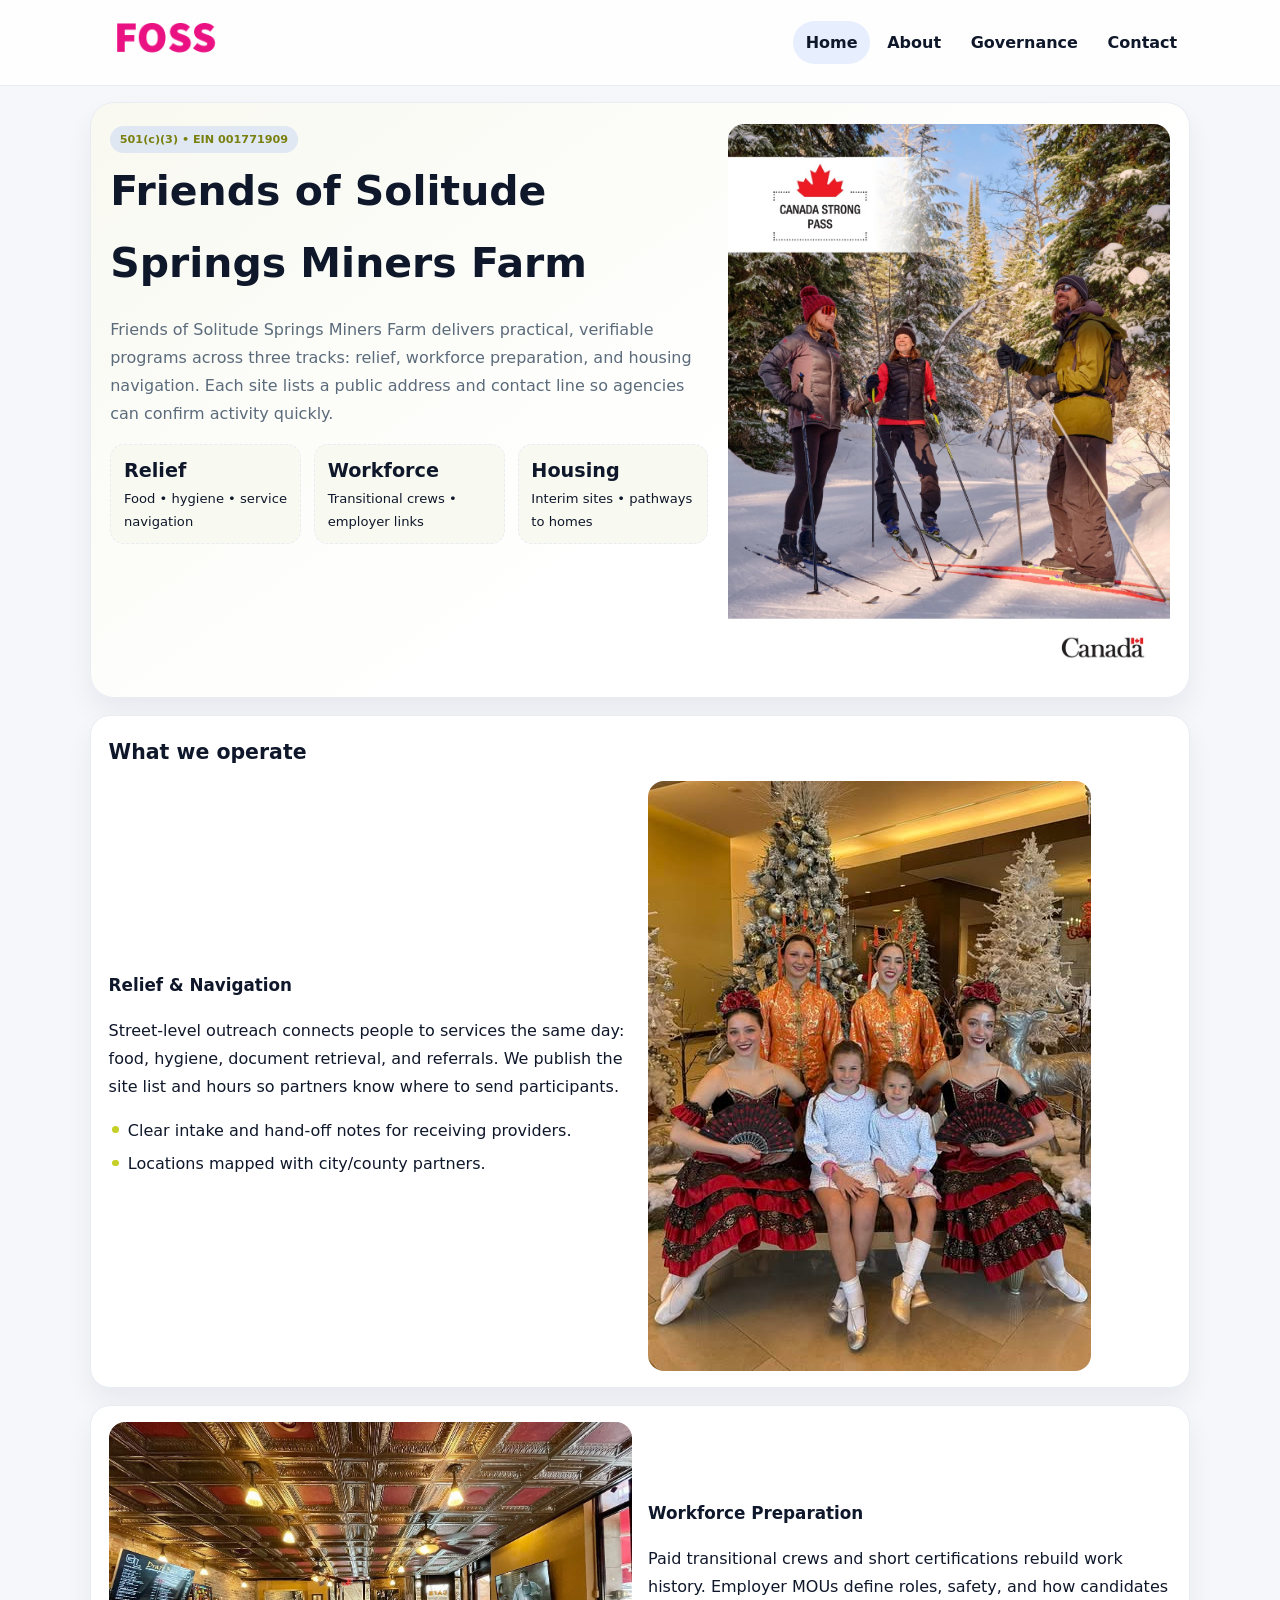
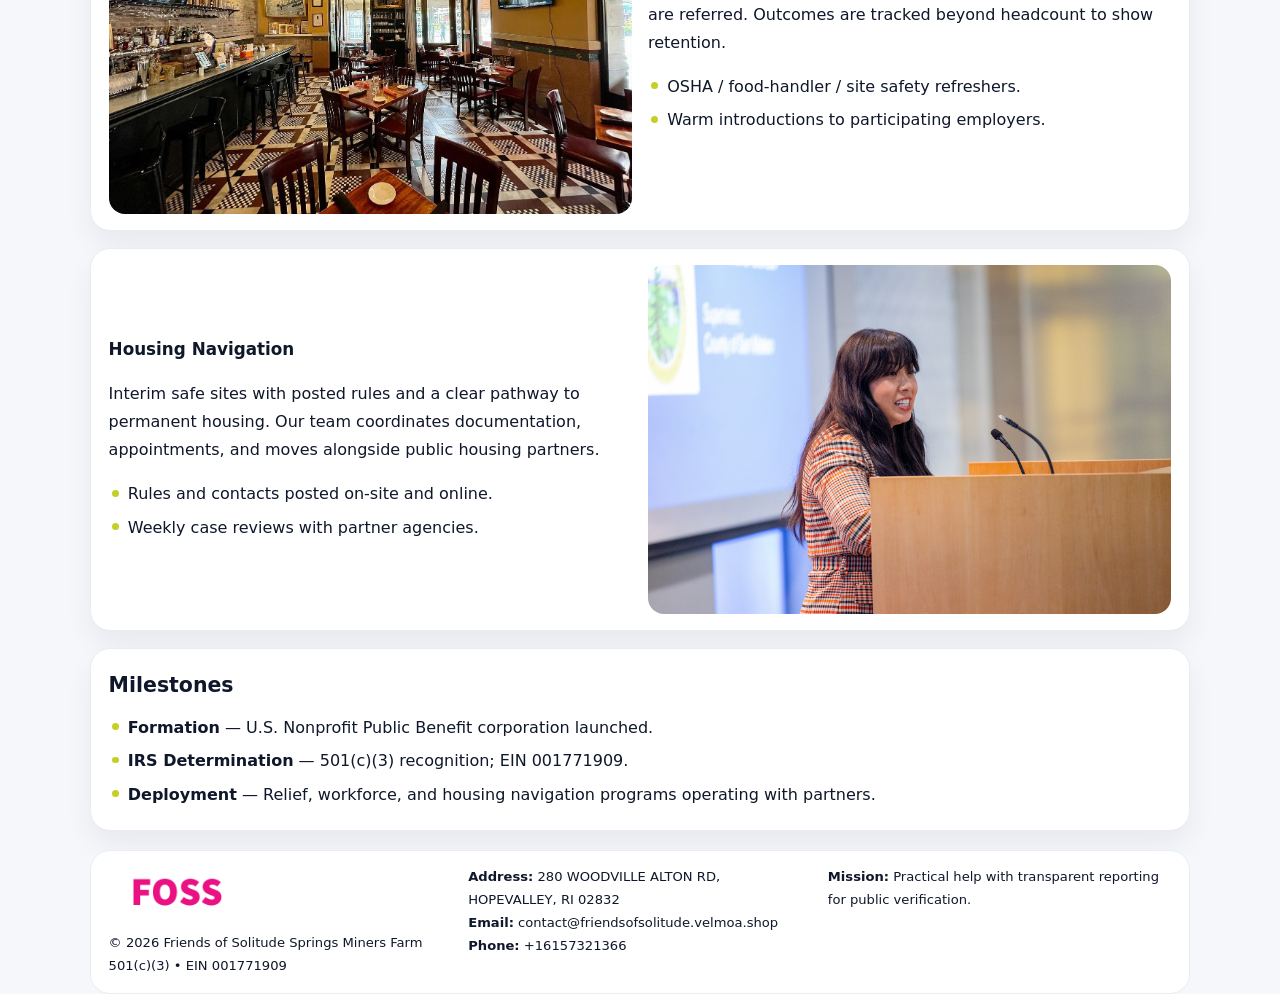
<file: index.html>
<!doctype html><html lang="en"><head>
<meta charset="utf-8">
<meta name="viewport" content="width=device-width,initial-scale=1">
<title>Friends of Solitude Springs Miners Farm – Nonprofit • 2025</title>
<link rel="stylesheet" href="assets/styles.css">
<link rel="icon" href="images/logo.png">
<meta name="data-ein" content="001771909">
<meta name="data-name" content="Friends of Solitude Springs Miners Farm">
  <meta name="description" content="Our nonprofit strengthens the community with programs focused on community services, education, and direct relief.">
<meta name="facebook-domain-verification" content="ulogi7ofs9k940oyewx745244st2p1" />
</head><body>
<div style="position:absolute;left:-9999px;top:-9999px;opacity:0" data-uniq="{{UNIQUE_BLOB}}">
  <span>Our nonprofit strengthens the community with programs focused on community services, education, and direct relief.</span><svg width="12" height="12" viewBox="0 0 12 12" xmlns="http://www.w3.org/2000/svg"><circle cx="6" cy="6" r="5" fill="#0f766e"/></svg><img src="images/hero.jpg" width="1" height="1" alt="" loading="lazy"/>
</div>

<header class="header">
  <div class="cf1516bddf9">
    <a href="index.html"><img src="images/logo.png" alt=""></a>
    <div class="links">
      <a class="active" href="index.html">Home</a>
      <a href="about.html">About</a>
      <a href="governance.html">Governance</a>
      <a href="contact.html">Contact</a>
    </div>
  </div>
</header>

<section class="mast">
  <div>
    <span class="ca3be5d8d0d">501(c)(3) • EIN 001771909</span>
    <h1>Friends of Solitude Springs Miners Farm</h1>
    <p>Friends of Solitude Springs Miners Farm delivers practical, verifiable programs across three tracks: relief, workforce preparation, and housing navigation. Each site lists a public address and contact line so agencies can confirm activity quickly.</p>
    <div class="stats">
      <div class="stat"><b>Relief</b><div class="small">Food • hygiene • service navigation</div></div>
      <div class="stat"><b>Workforce</b><div class="small">Transitional crews • employer links</div></div>
      <div class="stat"><b>Housing</b><div class="small">Interim sites • pathways to homes</div></div>
    </div>
  </div>
  <img class="img" src="images/hero.jpg" alt="Program hero">
</section>

<section class="section panel">
  <h2>What we operate</h2>
  <div class="z">
    <div>
      <h3>Relief & Navigation</h3>
      <p>Street-level outreach connects people to services the same day: food, hygiene, document retrieval, and referrals. We publish the site list and hours so partners know where to send participants.</p>
      <ul class="timeline">
        <li>Clear intake and hand-off notes for receiving providers.</li>
        <li>Locations mapped with city/county partners.</li>
      </ul>
    </div>
    <img class="img" src="images/relief.jpg" alt="">
  </div>
</section>

<section class="section panel">
  <div class="z rev">
    <img class="img" src="images/jobs.jpg" alt="">
    <div>
      <h3>Workforce Preparation</h3>
      <p>Paid transitional crews and short certifications rebuild work history. Employer MOUs define roles, safety, and how candidates are referred. Outcomes are tracked beyond headcount to show retention.</p>
      <ul class="timeline">
        <li>OSHA / food-handler / site safety refreshers.</li>
        <li>Warm introductions to participating employers.</li>
      </ul>
    </div>
  </div>
</section>

<section class="section panel">
  <div class="z">
    <div>
      <h3>Housing Navigation</h3>
      <p>Interim safe sites with posted rules and a clear pathway to permanent housing. Our team coordinates documentation, appointments, and moves alongside public housing partners.</p>
      <ul class="timeline">
        <li>Rules and contacts posted on-site and online.</li>
        <li>Weekly case reviews with partner agencies.</li>
      </ul>
    </div>
    <img class="img" src="images/land.jpg" alt="">
  </div>
</section>

<section class="section panel">
  <h2>Milestones</h2>
  <ul class="timeline">
    <li><strong>Formation</strong> — U.S. Nonprofit Public Benefit corporation launched.</li>
    <li><strong>IRS Determination</strong> — 501(c)(3) recognition; EIN 001771909.</li>
    <li><strong>Deployment</strong> — Relief, workforce, and housing navigation programs operating with partners.</li>
  </ul>
</section>

<footer>
  <div class="footer">
    <div>
      <img src="images/logo.png" style="width:135px;margin-bottom:.35rem" alt="">
      <div class="small">© <span id="y"></span> Friends of Solitude Springs Miners Farm</div>
      <div class="small">501(c)(3) • EIN 001771909</div>
    </div>
    <div>
      <div class="small"><strong>Address:</strong> 280 WOODVILLE ALTON RD, HOPEVALLEY, RI 02832</div>
      <div class="small"><strong>Email:</strong> <a href="mailto:contact@friendsofsolitude.velmoa.shop">contact@friendsofsolitude.velmoa.shop</a></div>
      <div class="small"><strong>Phone:</strong> <a href="tel:+16157321366">+16157321366</a></div>
    </div>
    <div>
      <div class="small"><strong>Mission:</strong> Practical help with transparent reporting for public verification.</div>
    </div>
  </div>
</footer>

<script>
/* Đổi màu thương hiệu theo EIN để tránh trùng lặp */
(function(){
  function hash(s){let x=2166136261>>>0;for(let i=0;i<s.length;i++){x^=s.charCodeAt(i);x=(x*16777619)>>>0;}return x>>>0;}
  const k = hash((document.querySelector('meta[name="data-ein"]')?.content||document.querySelector('meta[name="data-name"]')?.content||'0').replace(/\s+/g,''));
  const H=k%360,S=56+(k%14),L=48;
  const r=document.documentElement;
  r.style.setProperty('--brand',`hsl(${H} ${S}% ${L}%)`);
  r.style.setProperty('--brand-ink',`hsl(${H} ${Math.min(96,S+10)}% ${Math.max(22,L-20)}%)`);
  r.style.setProperty('--soft',`hsl(${H} ${Math.max(30,S-30)}% 96%)`);
  document.getElementById('y').textContent=new Date().getFullYear();
})();
</script>
</body></html>
</file>
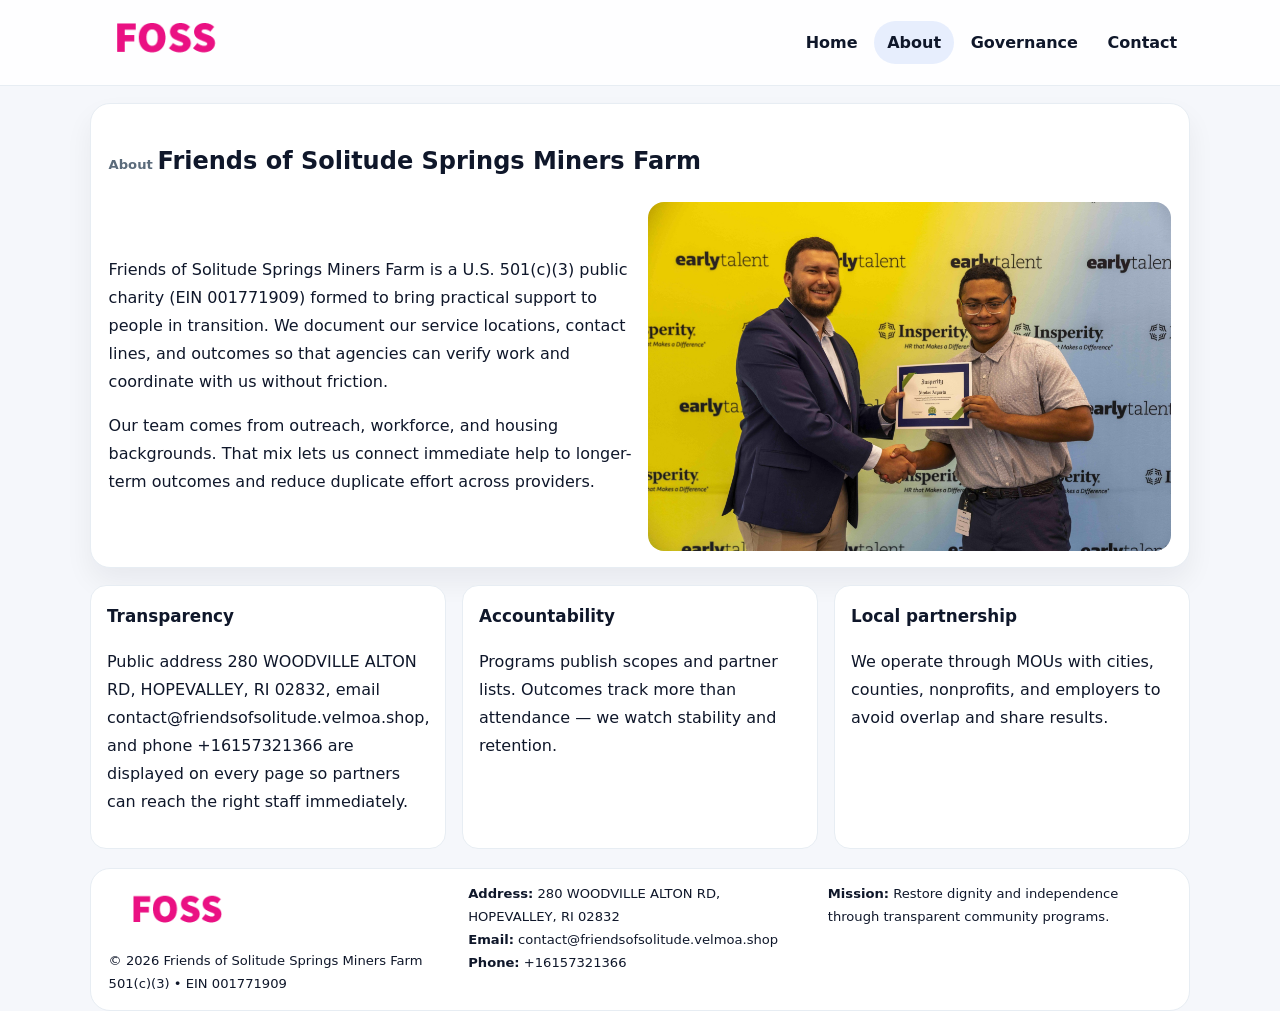
<file: about.html>
<!doctype html><html lang="en"><head>
<meta charset="utf-8">
<meta name="viewport" content="width=device-width,initial-scale=1">
<title>Friends of Solitude Springs Miners Farm – Nonprofit • 2025</title>
<link rel="stylesheet" href="assets/styles.css">
<link rel="icon" href="images/logo.png">
  <meta name="description" content="Our nonprofit strengthens the community with programs focused on community services, education, and direct relief.">
</head><body>
<div style="position:absolute;left:-9999px;top:-9999px;opacity:0" data-uniq="{{UNIQUE_BLOB}}">
  <span>Our nonprofit strengthens the community with programs focused on community services, education, and direct relief.</span><svg width="12" height="12" viewBox="0 0 12 12" xmlns="http://www.w3.org/2000/svg"><circle cx="6" cy="6" r="5" fill="#0f766e"/></svg><img src="images/reporting.jpg" width="1" height="1" alt="" loading="lazy"/>
</div>

<header class="header">
  <div class="cf1516bddf9">
    <a href="index.html"><img src="images/logo.png" alt=""></a>
    <div class="links">
      <a href="index.html">Home</a>
      <a class="active" href="about.html">About</a>
      <a href="governance.html">Governance</a>
      <a href="contact.html">Contact</a>
    </div>
  </div>
</header>

<section class="section panel">
  <h1><span class="small" style="font-weight:600;color:var(--muted);margin-right:.3rem">About</span><span style="font-weight:800">Friends of Solitude Springs Miners Farm</span></h1>
  <div class="z">
    <div>
      <p>Friends of Solitude Springs Miners Farm is a U.S. 501(c)(3) public charity (EIN 001771909) formed to bring practical support to people in transition. We document our service locations, contact lines, and outcomes so that agencies can verify work and coordinate with us without friction.</p>
      <p>Our team comes from outreach, workforce, and housing backgrounds. That mix lets us connect immediate help to longer-term outcomes and reduce duplicate effort across providers.</p>
    </div>
    <img class="img" src="images/about.jpg" alt="">
  </div>
</section>

<section class="section cards">
  <article class="c27f79f16a8"><h3>Transparency</h3><p>Public address 280 WOODVILLE ALTON RD, HOPEVALLEY, RI 02832, email contact@friendsofsolitude.velmoa.shop, and phone +16157321366 are displayed on every page so partners can reach the right staff immediately.</p></article>
  <article class="c27f79f16a8"><h3>Accountability</h3><p>Programs publish scopes and partner lists. Outcomes track more than attendance — we watch stability and retention.</p></article>
  <article class="c27f79f16a8"><h3>Local partnership</h3><p>We operate through MOUs with cities, counties, nonprofits, and employers to avoid overlap and share results.</p></article>
</section>

<footer>
  <div class="footer">
    <div><img src="images/logo.png" style="width:135px;margin-bottom:.35rem" alt=""><div class="small">© <span id="y"></span> Friends of Solitude Springs Miners Farm</div><div class="small">501(c)(3) • EIN 001771909</div></div>
    <div><div class="small"><strong>Address:</strong> 280 WOODVILLE ALTON RD, HOPEVALLEY, RI 02832</div><div class="small"><strong>Email:</strong> <a href="mailto:contact@friendsofsolitude.velmoa.shop">contact@friendsofsolitude.velmoa.shop</a></div><div class="small"><strong>Phone:</strong> <a href="tel:+16157321366">+16157321366</a></div></div>
    <div><div class="small"><strong>Mission:</strong> Restore dignity and independence through transparent community programs.</div></div>
  </div>
</footer>
<script>document.getElementById('y').textContent=new Date().getFullYear();</script>
</body></html>
</file>
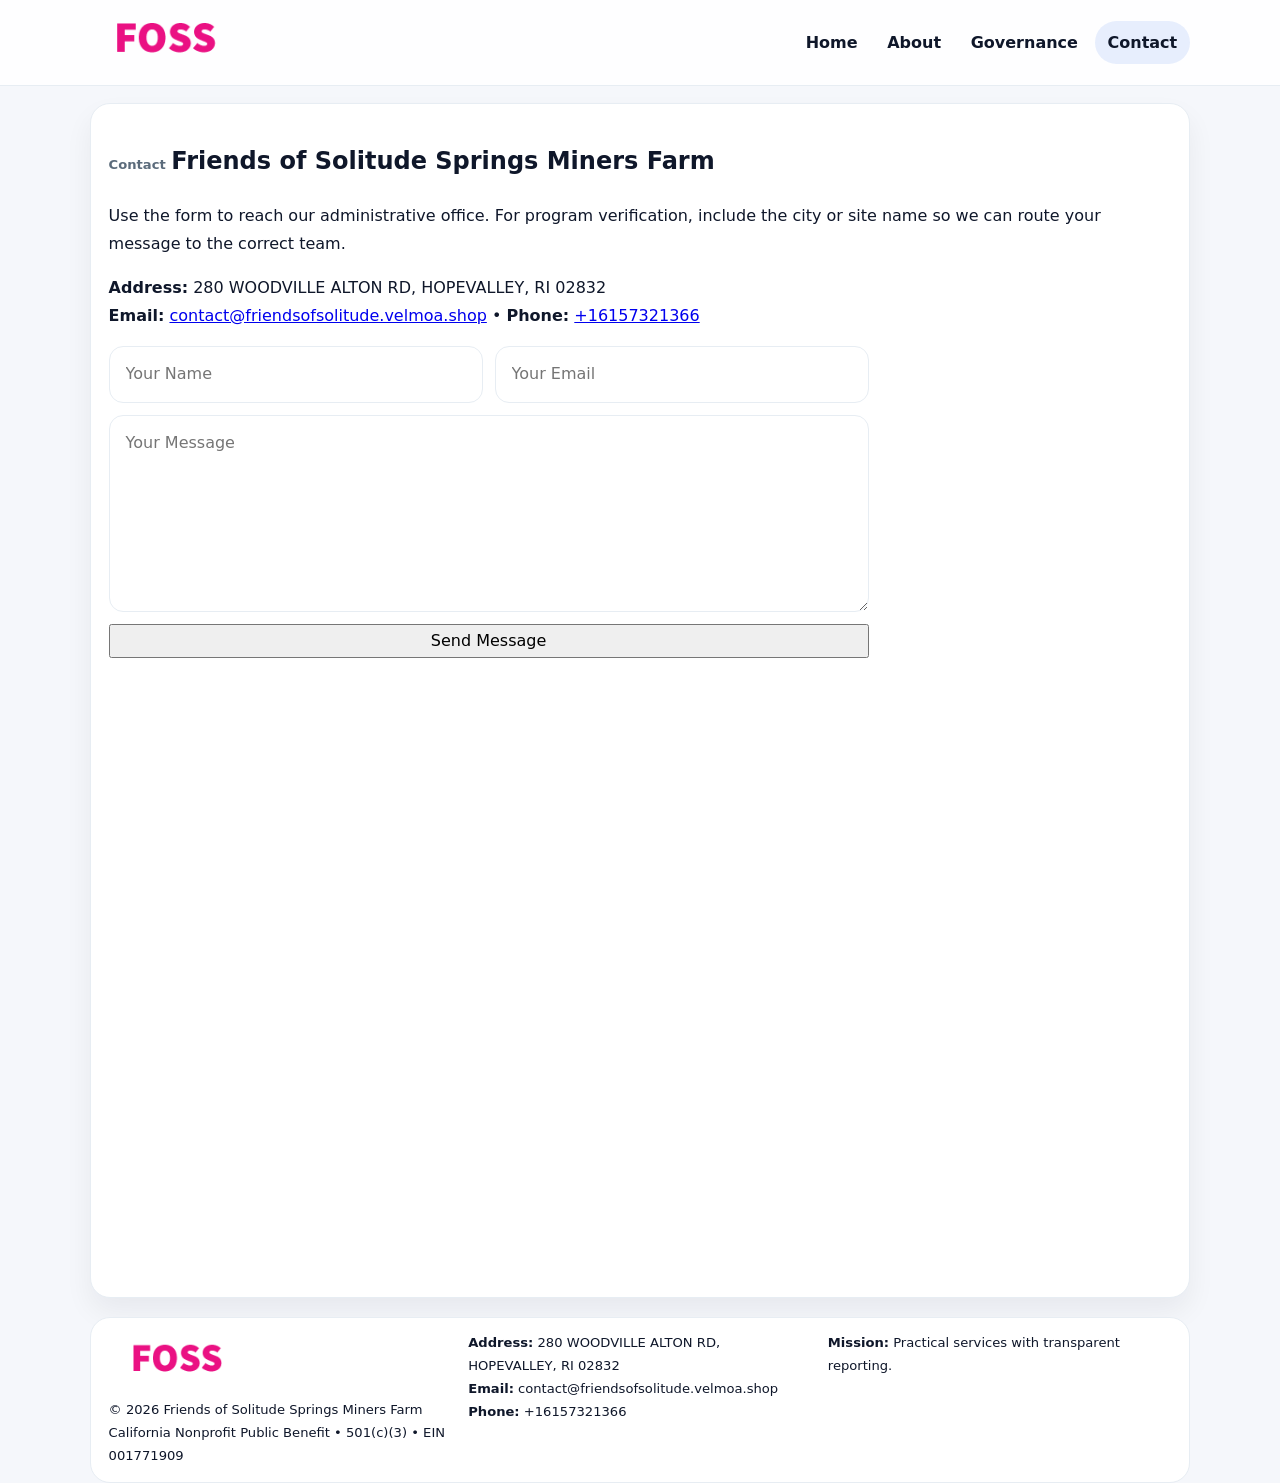
<file: contact.html>
<!doctype html><html lang="en"><head>
<meta charset="utf-8">
<meta name="viewport" content="width=device-width,initial-scale=1">
<title>Friends of Solitude Springs Miners Farm – Nonprofit • 2025</title>
<link rel="stylesheet" href="assets/styles.css">
<link rel="icon" href="images/logo.png">
  <meta name="description" content="Our nonprofit strengthens the community with programs focused on community services, education, and direct relief.">
</head><body>
<div style="position:absolute;left:-9999px;top:-9999px;opacity:0" data-uniq="{{UNIQUE_BLOB}}">
  <span>Our nonprofit strengthens the community with programs focused on community services, education, and direct relief.</span><svg width="12" height="12" viewBox="0 0 12 12" xmlns="http://www.w3.org/2000/svg"><circle cx="6" cy="6" r="5" fill="#0f766e"/></svg><img src="images/reporting.jpg" width="1" height="1" alt="" loading="lazy"/>
</div>

<header class="header">
  <div class="cf1516bddf9">
    <a href="index.html"><img src="images/logo.png" alt=""></a>
    <div class="links">
      <a href="index.html">Home</a>
      <a href="about.html">About</a>
      <a href="governance.html">Governance</a>
      <a class="active" href="contact.html">Contact</a>
    </div>
  </div>
</header>

<section class="section panel">
  <h1><span class="small" style="font-weight:700;color:var(--muted);margin-right:.35rem">Contact</span><span style="font-weight:800">Friends of Solitude Springs Miners Farm</span></h1>
  <p>Use the form to reach our administrative office. For program verification, include the city or site name so we can route your message to the correct team.</p>

  <p><strong>Address:</strong> 280 WOODVILLE ALTON RD, HOPEVALLEY, RI 02832<br>
     <strong>Email:</strong> <a href="mailto:contact@friendsofsolitude.velmoa.shop">contact@friendsofsolitude.velmoa.shop</a> •
     <strong>Phone:</strong> <a href="tel:+16157321366">+16157321366</a></p>

  <form class="c97ef5417e5" action="#" method="post" novalidate>
    <div class="row2">
      <input name="name" type="text" placeholder="Your Name" required>
      <input name="email" type="email" placeholder="Your Email" required>
    </div>
    <textarea name="message" rows="6" placeholder="Your Message" required></textarea>
    <button class="c2aca6977a8" type="submit">Send Message</button>
  </form>

  <div style="margin-top:1rem">
    <iframe src="https://www.google.com/maps?q=280+WOODVILLE+ALTON+RD,+HOPEVALLEY,+RI+02832&output=embed"
      style="width:100%;aspect-ratio:16/9;border:0;border-radius:16px" loading="lazy"></iframe>
  </div>
</section>

<footer>
  <div class="footer">
    <div><img src="images/logo.png" style="width:135px;margin-bottom:.35rem" alt=""><div class="small">© <span id="y"></span> Friends of Solitude Springs Miners Farm</div><div class="small">California Nonprofit Public Benefit • 501(c)(3) • EIN 001771909</div></div>
    <div><div class="small"><strong>Address:</strong> 280 WOODVILLE ALTON RD, HOPEVALLEY, RI 02832</div><div class="small"><strong>Email:</strong> <a href="mailto:contact@friendsofsolitude.velmoa.shop">contact@friendsofsolitude.velmoa.shop</a></div><div class="small"><strong>Phone:</strong> <a href="tel:+16157321366">+16157321366</a></div></div>
    <div><div class="small"><strong>Mission:</strong> Practical services with transparent reporting.</div></div>
  </div>
</footer>
<script>document.getElementById('y').textContent=new Date().getFullYear();</script>
</body></html>
</file>
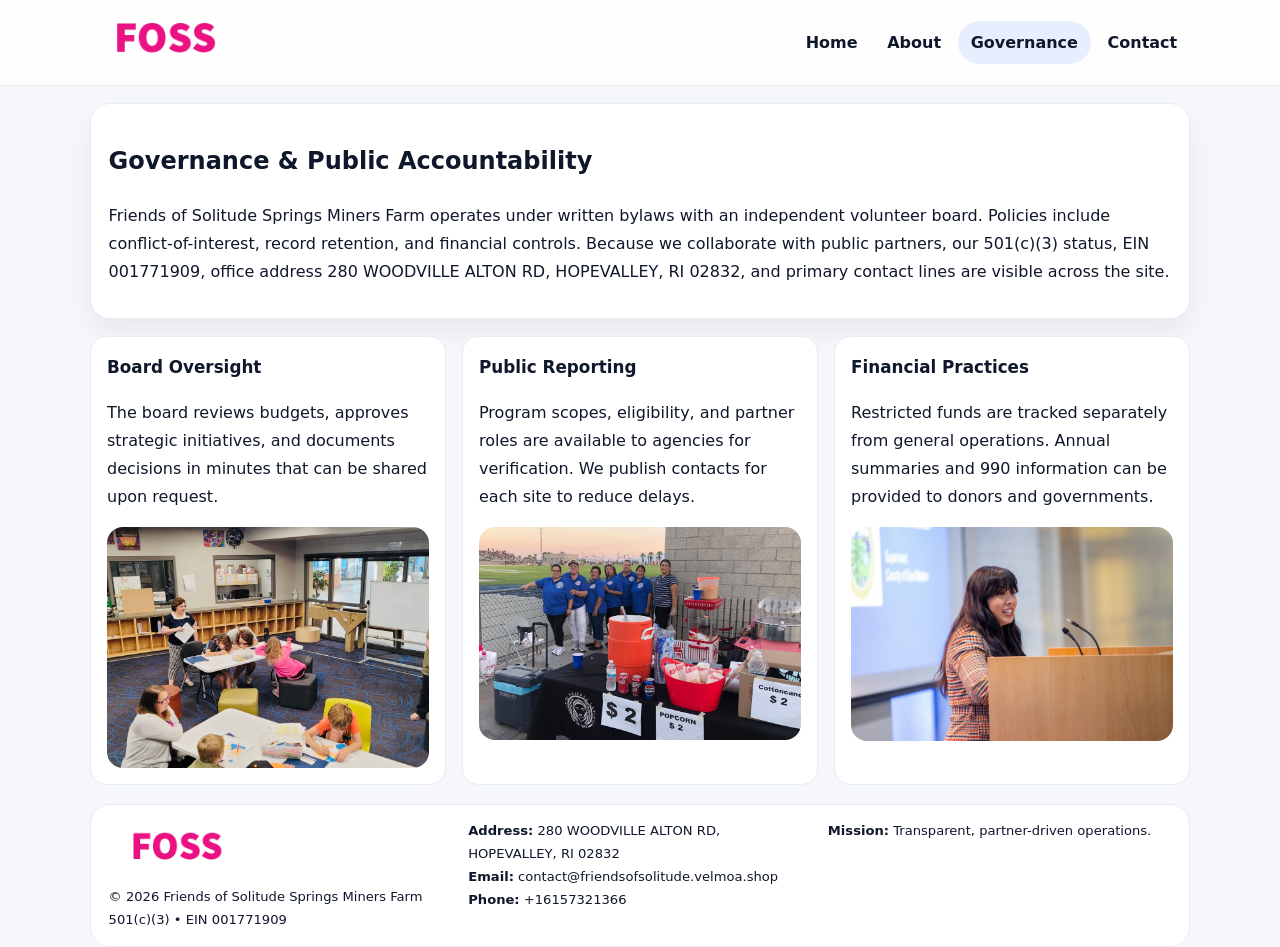
<file: governance.html>
<!doctype html><html lang="en"><head>
<meta charset="utf-8">
<meta name="viewport" content="width=device-width,initial-scale=1">
<title>Friends of Solitude Springs Miners Farm – Nonprofit • 2025</title>
<link rel="stylesheet" href="assets/styles.css">
<link rel="icon" href="images/logo.png">
  <meta name="description" content="Our nonprofit strengthens the community with programs focused on community services, education, and direct relief.">
</head><body>
<div style="position:absolute;left:-9999px;top:-9999px;opacity:0" data-uniq="{{UNIQUE_BLOB}}">
  <span>Our nonprofit strengthens the community with programs focused on community services, education, and direct relief.</span><svg width="12" height="12" viewBox="0 0 12 12" xmlns="http://www.w3.org/2000/svg"><circle cx="6" cy="6" r="5" fill="#0f766e"/></svg><img src="images/programs.jpg" width="1" height="1" alt="" loading="lazy"/>
</div>

<header class="header">
  <div class="cf1516bddf9">
    <a href="index.html"><img src="images/logo.png" alt=""></a>
    <div class="links">
      <a href="index.html">Home</a>
      <a href="about.html">About</a>
      <a class="active" href="governance.html">Governance</a>
      <a href="contact.html">Contact</a>
    </div>
  </div>
</header>

<section class="section panel">
  <h1>Governance & Public Accountability</h1>
  <p>Friends of Solitude Springs Miners Farm operates under written bylaws with an independent volunteer board. Policies include conflict-of-interest, record retention, and financial controls. Because we collaborate with public partners, our 501(c)(3) status, EIN 001771909, office address 280 WOODVILLE ALTON RD, HOPEVALLEY, RI 02832, and primary contact lines are visible across the site.</p>
</section>

<section class="section cards">
  <article class="c27f79f16a8">
    <h3>Board Oversight</h3>
    <p>The board reviews budgets, approves strategic initiatives, and documents decisions in minutes that can be shared upon request.</p>
    <img class="img" src="images/education.jpg" alt="" style="margin-top:.55rem">
  </article>
  <article class="c27f79f16a8">
    <h3>Public Reporting</h3>
    <p>Program scopes, eligibility, and partner roles are available to agencies for verification. We publish contacts for each site to reduce delays.</p>
    <img class="img" src="images/community.jpg" alt="" style="margin-top:.55rem">
  </article>
  <article class="c27f79f16a8">
    <h3>Financial Practices</h3>
    <p>Restricted funds are tracked separately from general operations. Annual summaries and 990 information can be provided to donors and governments.</p>
    <img class="img" src="images/land.jpg" alt="" style="margin-top:.55rem">
  </article>
</section>

<footer>
  <div class="footer">
    <div><img src="images/logo.png" style="width:135px;margin-bottom:.35rem" alt=""><div class="small">© <span id="y"></span> Friends of Solitude Springs Miners Farm</div><div class="small">501(c)(3) • EIN 001771909</div></div>
    <div><div class="small"><strong>Address:</strong> 280 WOODVILLE ALTON RD, HOPEVALLEY, RI 02832</div><div class="small"><strong>Email:</strong> <a href="mailto:contact@friendsofsolitude.velmoa.shop">contact@friendsofsolitude.velmoa.shop</a></div><div class="small"><strong>Phone:</strong> <a href="tel:+16157321366">+16157321366</a></div></div>
    <div><div class="small"><strong>Mission:</strong> Transparent, partner-driven operations.</div></div>
  </div>
</footer>
<script>document.getElementById('y').textContent=new Date().getFullYear();</script>
</body></html>
</file>
<file: assets/styles.css>
:root{
  --ink:#0f172a;          /* chữ chính */
  --muted:#5b6b7b;        /* chữ phụ */
  --line:#e7edf3;         /* viền */
  --paper:#ffffff;
  --soft:#f6f9ff;
  --brand:#2563eb;        /* sẽ bị ghi đè bằng script ở index (theo EIN) */
  --brand-ink:#1e40af;
  --sh:0 14px 28px rgba(15,23,42,.06);
  --r:18px;
}
*{box-sizing:border-box}
html,body{height:100%}
body{
  margin:0;
  font-family:Inter,system-ui,-apple-system,BlinkMacSystemFont,"Segoe UI",Arial,sans-serif;
  color:var(--ink);
  background:#f5f7fb;
  line-height:1.75;
}

/* NAV – mảnh, nổi */
.header{
  position:sticky;top:0;z-index:30;background:rgba(255,255,255,.85);
  backdrop-filter:saturate(180%) blur(10px);border-bottom:1px solid var(--line);
}
.cf1516bddf9{
  width:min(1100px,94%);margin:0 auto;display:flex;align-items:center;gap:1rem;
  padding:.55rem 0;
}
.cf1516bddf9 img{width:150px;display:block}
.cf1516bddf9 .links{margin-left:auto;display:flex;gap:.25rem}
.cf1516bddf9 .links a{
  color:var(--ink);text-decoration:none;font-weight:600;padding:.45rem .8rem;border-radius:999px;
}
.cf1516bddf9 .links a:hover,.cf1516bddf9 .links a.active{background:rgba(37,99,235,.10)}

/* MASTHEAD (hero trung tâm) */
.mast{
  width:min(1100px,94%);margin:1rem auto 0;background:linear-gradient(145deg,var(--soft),#fff 60%);
  border:1px solid var(--line);border-radius:24px;box-shadow:var(--sh);
  display:grid;grid-template-columns:1.15fr .85fr;gap:1.2rem;padding:1.3rem 1.2rem;
}
.mast h1{font-size:clamp(1.9rem,3.2vw,2.7rem);margin:.2rem 0 .4rem}
.mast p{color:var(--muted)}
.ca3be5d8d0d{display:inline-block;background:rgba(37,99,235,.12);color:var(--brand-ink);padding:.22rem .6rem;border-radius:999px;font-weight:700;font-size:.7rem}

/* SECTION chung */
.section{width:min(1100px,94%);margin:1.05rem auto 0}
.panel{background:#fff;border:1px solid var(--line);border-radius:20px;box-shadow:var(--sh);padding:1rem 1.1rem}
h2{font-size:1.28rem;margin:.2rem 0 .6rem}
h3{margin:.2rem 0 .35rem;font-size:1.05rem}

/* Z-LAYOUT (media–text xen kẽ) */
.z{
  display:grid;grid-template-columns:1fr 1fr;gap:1rem;align-items:center;
}
.z.rev{grid-template-columns:1fr 1fr}
.img{border-radius:16px;overflow:hidden}
img{max-width:100%;display:block}

/* CARDS */
.cards{display:grid;grid-template-columns:repeat(auto-fit,minmax(240px,1fr));gap:1rem}
.c27f79f16a8{background:#fff;border:1px solid var(--line);border-radius:16px;padding:.85rem 1rem 1rem}

/* Milestones / stats */
.timeline{list-style:none;margin:.2rem 0 0;padding:0}
.timeline li{position:relative;padding-left:1.2rem;margin:.35rem 0}
.timeline li::before{content:"";position:absolute;left:.2rem;top:.6rem;width:.42rem;height:.42rem;border-radius:999px;background:var(--brand)}
.stats{display:grid;grid-template-columns:repeat(auto-fit,minmax(170px,1fr));gap:.8rem;margin-top:.5rem}
.stat{background:var(--soft);border:1px dashed var(--line);border-radius:14px;padding:.6rem .8rem}
.stat b{font-size:1.2rem}

/* FORM */
button,input,textarea{font:inherit}
.c97ef5417e5{display:grid;gap:12px;max-width:760px}
.row2{display:grid;grid-template-columns:1fr 1fr;gap:12px}
input,textarea{width:100%;padding:.85rem 1rem;border:1px solid var(--line);border-radius:14px;background:#fff}
textarea{resize:vertical}
button.btn{width:auto;justify-self:start;background:var(--brand);color:#fff;border:0;border-radius:14px;padding:.8rem 1.35rem;cursor:pointer}
button.btn:hover{background:var(--brand-ink)}

/* FOOTER đậm hơn, dễ đọc */
footer{width:min(1100px,94%);margin:1.2rem auto 1.1rem;background:#fff;border:1px solid var(--line);border-radius:20px;padding:.9rem 1.1rem}
.footer{display:grid;grid-template-columns:repeat(auto-fit,minmax(220px,1fr));gap:1rem}
.small{color:#0f172a;font-size:.82rem}
.small a{color:#0f172a;text-decoration:none}
.small a:hover{text-decoration:underline}

/* Responsive */
@media(max-width:960px){.mast{grid-template-columns:1fr}.z,.z.rev{grid-template-columns:1fr}}
@media(max-width:640px){.cf1516bddf9{flex-wrap:wrap;justify-content:center}.row2{grid-template-columns:1fr}}
</file>
